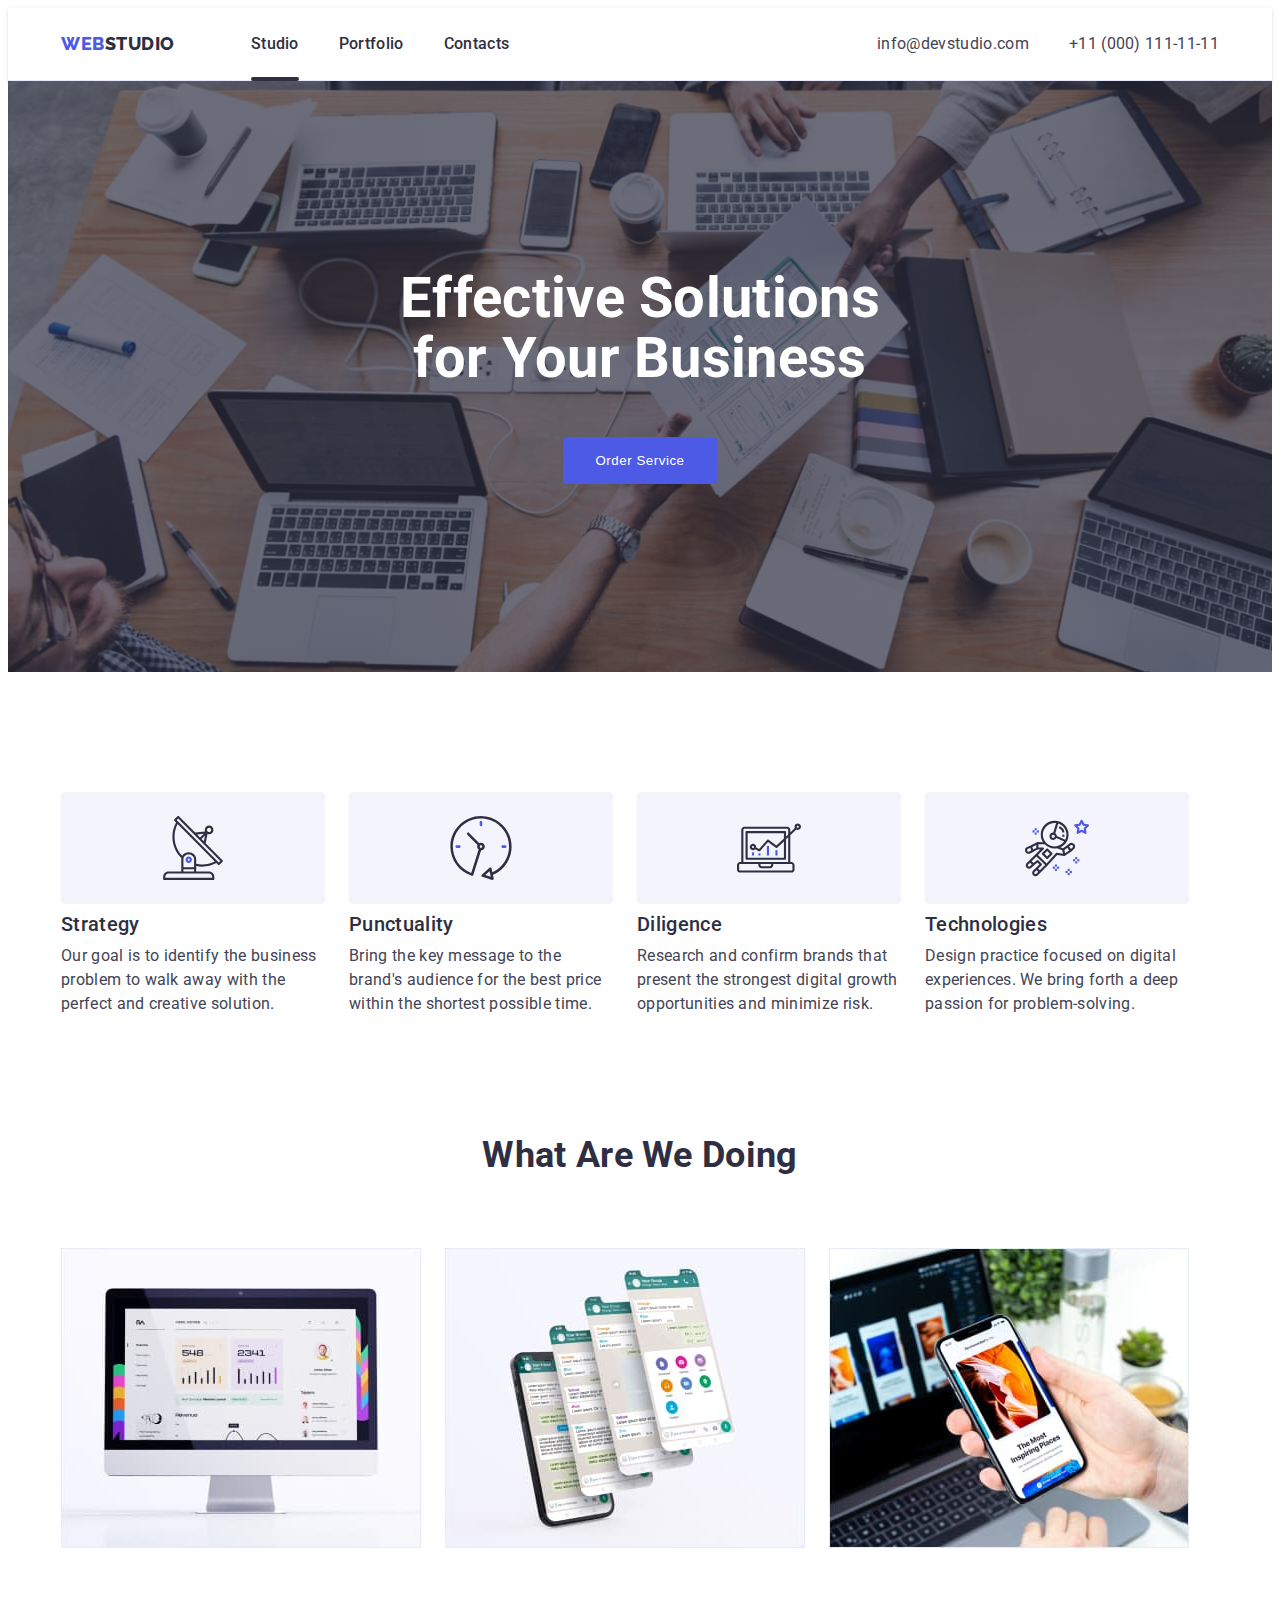
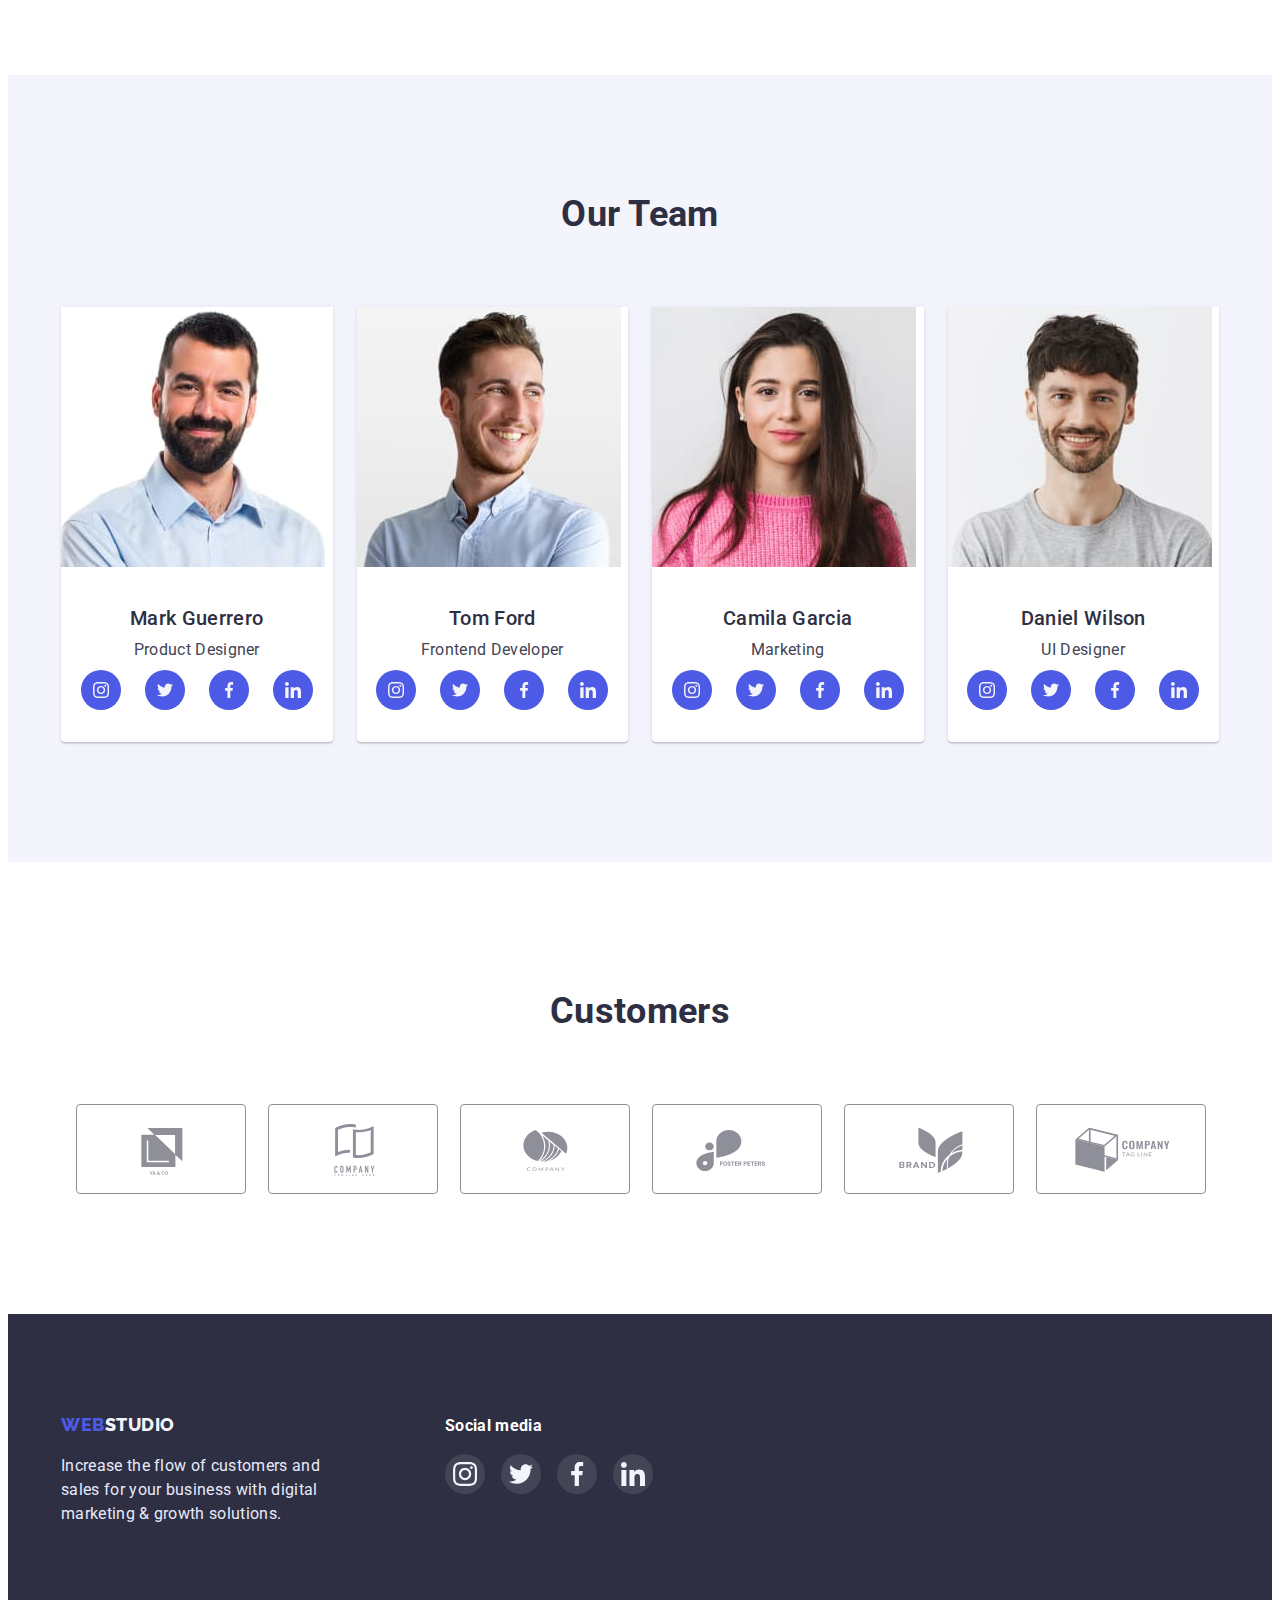
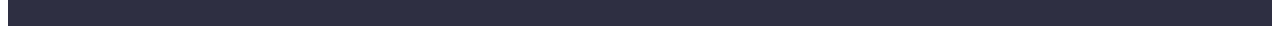
<file: index.html>
<!DOCTYPE html>
<html lang="en">
  <head>
    <meta charset="UTF-8" />
    <meta http-equiv="X-UA-Compatible" content="IE=edge" />
    <meta name="viewport" content="width=device-width, initial-scale=1.0" />
    <title>Effective Solutions for Your Business</title>

    <!-- Font-family -->

    <link rel="preconnect" href="https://fonts.googleapis.com" />
    <link rel="preconnect" href="https://fonts.gstatic.com" crossorigin />
    <link
      href="https://fonts.googleapis.com/css2?family=Raleway:wght@800&family=Roboto:wght@400;500;700;900&display=swap"
      rel="stylesheet"
    />

    <!-- Styles -->

    <link
      rel="stylesheet"
      href="https://cdnjs.cloudflare.com/ajax/libs/modern-normalize/1.1.0/modern-normalize.min.css"
      integrity="sha512-wpPYUAdjBVSE4KJnH1VR1HeZfpl1ub8YT/NKx4PuQ5NmX2tKuGu6U/JRp5y+Y8XG2tV+wKQpNHVUX03MfMFn9Q=="
      crossorigin="anonymous"
      referrerpolicy="no-referrer"
    />

    <link rel="stylesheet" href="./css/styles.css" />
  </head>
  <body>
    <header class="header">
      <div class="container">
        <div class="header-container">
          <!-- Navigation -->

          <nav class="header-nav">
            <a class="logo" href="./index.html"
              ><span class="accent">Web</span>Studio</a
            >
            <ul class="nav-list header-menu">
              <li class="nav-item">
                <a class="nav-link current" href="./index.html">Studio</a>
              </li>
              <li class="nav-item">
                <a class="nav-link" href="./portfolio.html">Portfolio</a>
              </li>
              <li class="nav-item">
                <a class="nav-link" href="#">Contacts</a>
              </li>
            </ul>
          </nav>

          <!-- Address -->

          <address>
            <ul class="address-list header-address">
              <li class="address-item">
                <a class="address-link" href="mailto:info@devstudio.com"
                  >info@devstudio.com</a
                >
              </li>
              <li class="address-item">
                <a class="address-link" href="tel:+110001111111"
                  >+11 (000) 111-11-11</a
                >
              </li>
            </ul>
          </address>
        </div>
      </div>
    </header>

    <main>
      <!-- Hero -->

      <section class="hero">
        <div class="container">
          <h1 class="hero-title">Effective Solutions for Your Business</h1>
          <button class="hero-button" type="button" data-modal-open>
            <span class="hero-button-text">Order Service</span>
          </button>
        </div>
      </section>

      <!-- Features -->

      <section class="section-features">
        <div class="container">
          <h2 hidden class="section-title">features</h2>
          <ul class="features-list">
            <li class="features-item">
              <div class="features-box">
                <svg class="features-svg">
                  <use href="./images/icons.svg#icon-antenna"></use>
                </svg>
              </div>
              <h3 class="section-subtitle">Strategy</h3>
              <p class="section-text">
                Our goal is to identify the business problem to walk away with
                the perfect and creative solution.
              </p>
            </li>
            <li class="features-item">
              <div class="features-box">
                <svg class="features-svg">
                  <use href="./images/icons.svg#icon-clock"></use>
                </svg>
              </div>
              <h3 class="section-subtitle">Punctuality</h3>
              <p class="section-text">
                Bring the key message to the brand's audience for the best price
                within the shortest possible time.
              </p>
            </li>
            <li class="features-item">
              <div class="features-box">
                <svg class="features-svg">
                  <use href="./images/icons.svg#icon-diagram"></use>
                </svg>
              </div>
              <h3 class="section-subtitle">Diligence</h3>
              <p class="section-text">
                Research and confirm brands that present the strongest digital
                growth opportunities and minimize risk.
              </p>
            </li>
            <li class="features-item">
              <div class="features-box">
                <svg class="features-svg">
                  <use href="./images/icons.svg#icon-astronaut"></use>
                </svg>
              </div>
              <h3 class="section-subtitle">Technologies</h3>
              <p class="section-text">
                Design practice focused on digital experiences. We bring forth a
                deep passion for problem-solving.
              </p>
            </li>
          </ul>
        </div>
      </section>

      <!-- Execution -->

      <section class="section">
        <div class="container">
          <h2 class="section-title">What are we doing</h2>
          <ul class="execution-list">
            <li class="execution-item">
              <img
                class="execution-img"
                src="./images/monitor.jpg"
                alt="Design for viewing from the monitor"
                width="360"
                height="300"
              />
            </li>
            <li class="execution-item">
              <img
                class="execution-img"
                src="./images/messenger-design.jpg"
                alt="Messenger design"
                width="360"
                height="300"
              />
            </li>
            <li class="execution-item">
              <img
                class="execution-img"
                src="./images/telephone.jpg"
                alt="Phone View Design"
                width="360"
                height="300"
              />
            </li>
          </ul>
        </div>
      </section>

      <!-- Team -->

      <section class="section team">
        <div class="container">
          <h2 class="section-title">Our Team</h2>
          <ul class="team-list">
            <li class="team-item">
              <img
                class="team-img"
                src="./images/product-designer.jpg"
                alt="product designer"
                width="264"
                height="260"
              />
              <div class="employee">
                <h3 class="section-subtitle">Mark Guerrero</h3>
                <p class="team-text">Product Designer</p>
                <ul class="socials-list">
                  <li class="socials-item">
                    <a class="socials-link" href="#">
                      <svg class="socials-icon">
                        <use href="./images/icons.svg#icon-instagram"></use>
                      </svg>
                    </a>
                  </li>
                  <li class="socials-item">
                    <a class="socials-link" href="#">
                      <svg class="socials-icon">
                        <use href="./images/icons.svg#icon-twitter"></use>
                      </svg>
                    </a>
                  </li>
                  <li class="socials-item">
                    <a class="socials-link" href="#">
                      <svg class="socials-icon">
                        <use href="./images/icons.svg#icon-facebook"></use>
                      </svg>
                    </a>
                  </li>
                  <li class="socials-item">
                    <a class="socials-link" href="#">
                      <svg class="socials-icon">
                        <use href="./images/icons.svg#icon-linkedin"></use>
                      </svg>
                    </a>
                  </li>
                </ul>
              </div>
            </li>
            <li class="team-item">
              <img
                class="team-img"
                src="./images/frontend-developer.jpg"
                alt="frontend developer"
                width="264"
                height="260"
              />
              <div class="employee">
                <h3 class="section-subtitle">Tom Ford</h3>
                <p class="team-text">Frontend Developer</p>
                <ul class="socials-list">
                  <li class="socials-item">
                    <a class="socials-link" href="#">
                      <svg class="socials-icon">
                        <use href="./images/icons.svg#icon-instagram"></use>
                      </svg>
                    </a>
                  </li>
                  <li class="socials-item">
                    <a class="socials-link" href="#">
                      <svg class="socials-icon">
                        <use href="./images/icons.svg#icon-twitter"></use>
                      </svg>
                    </a>
                  </li>
                  <li class="socials-item">
                    <a class="socials-link" href="#">
                      <svg class="socials-icon">
                        <use href="./images/icons.svg#icon-facebook"></use>
                      </svg>
                    </a>
                  </li>
                  <li class="socials-item">
                    <a class="socials-link" href="#">
                      <svg class="socials-icon">
                        <use href="./images/icons.svg#icon-linkedin"></use>
                      </svg>
                    </a>
                  </li>
                </ul>
              </div>
            </li>
            <li class="team-item">
              <img
                class="team-img"
                src="./images/marketing.jpg"
                alt="marketing"
                width="264"
                height="260"
              />
              <div class="employee">
                <h3 class="section-subtitle">Camila Garcia</h3>
                <p class="team-text">Marketing</p>
                <ul class="socials-list">
                  <li class="socials-item">
                    <a class="socials-link" href="#">
                      <svg class="socials-icon">
                        <use href="./images/icons.svg#icon-instagram"></use>
                      </svg>
                    </a>
                  </li>
                  <li class="socials-item">
                    <a class="socials-link" href="#">
                      <svg class="socials-icon">
                        <use href="./images/icons.svg#icon-twitter"></use>
                      </svg>
                    </a>
                  </li>
                  <li class="socials-item">
                    <a class="socials-link" href="#">
                      <svg class="socials-icon">
                        <use href="./images/icons.svg#icon-facebook"></use>
                      </svg>
                    </a>
                  </li>
                  <li class="socials-item">
                    <a class="socials-link" href="#">
                      <svg class="socials-icon">
                        <use href="./images/icons.svg#icon-linkedin"></use>
                      </svg>
                    </a>
                  </li>
                </ul>
              </div>
            </li>
            <li class="team-item">
              <img
                class="team-img"
                src="./images/ui-designer.jpg"
                alt="ui designer"
                width="264"
                height="260"
              />
              <div class="employee">
                <h3 class="section-subtitle">Daniel Wilson</h3>
                <p class="team-text">UI Designer</p>
                <ul class="socials-list">
                  <li class="socials-item">
                    <a class="socials-link" href="#">
                      <svg class="socials-icon">
                        <use href="./images/icons.svg#icon-instagram"></use>
                      </svg>
                    </a>
                  </li>
                  <li class="socials-item">
                    <a class="socials-link" href="#">
                      <svg class="socials-icon">
                        <use href="./images/icons.svg#icon-twitter"></use>
                      </svg>
                    </a>
                  </li>
                  <li class="socials-item">
                    <a class="socials-link" href="#">
                      <svg class="socials-icon">
                        <use href="./images/icons.svg#icon-facebook"></use>
                      </svg>
                    </a>
                  </li>
                  <li class="socials-item">
                    <a class="socials-link" href="#">
                      <svg class="socials-icon">
                        <use href="./images/icons.svg#icon-linkedin"></use>
                      </svg>
                    </a>
                  </li>
                </ul>
              </div>
            </li>
          </ul>
        </div>
      </section>

      <!-- Customers -->

      <section class="customers">
        <div class="container">
          <h2 class="section-title">Customers</h2>
          <ul class="customers-list">
            <li class="customers-item">
              <a class="costomers-link" href="#">
                <svg class="customers-svg">
                  <use href="./images/icons.svg#icon-logo-1"></use>
                </svg>
              </a>
            </li>
            <li class="customers-item">
              <a class="costomers-link" href="#">
                <svg class="customers-svg">
                  <use href="./images/icons.svg#icon-logo-2"></use>
                </svg>
              </a>
            </li>
            <li class="customers-item">
              <a class="costomers-link" href="#">
                <svg class="customers-svg">
                  <use href="./images/icons.svg#icon-logo-3"></use>
                </svg>
              </a>
            </li>
            <li class="customers-item">
              <a class="costomers-link" href="#">
                <svg class="customers-svg">
                  <use href="./images/icons.svg#icon-logo-4"></use>
                </svg>
              </a>
            </li>
            <li class="customers-item">
              <a class="costomers-link" href="#">
                <svg class="customers-svg">
                  <use href="./images/icons.svg#icon-logo-5"></use>
                </svg>
              </a>
            </li>
            <li class="customers-item">
              <a class="costomers-link" href="#">
                <svg class="customers-svg">
                  <use href="./images/icons.svg#icon-logo-6"></use>
                </svg>
              </a>
            </li>
          </ul>
        </div>
      </section>
    </main>

    <!-- Footer -->

    <footer class="footer">
      <div class="footer-container">
        <div>
          <a class="footer-logo" href="./index.html"
            ><span class="accent">Web</span>Studio</a
          >
          <p class="footer-text">
            Increase the flow of customers and sales for your business with
            digital marketing & growth solutions.
          </p>
        </div>
        <div>
          <h2 class="footer-title">Social media</h2>
          <ul class="footer-socials-list">
            <li class="footer-socials-item">
              <a class="footer-socials-link" href="#">
                <svg class="footer-socials-icon">
                  <use href="./images/icons.svg#icon-instagram"></use>
                </svg>
              </a>
            </li>
            <li class="footer-socials-item">
              <a class="footer-socials-link" href="#">
                <svg class="footer-socials-icon">
                  <use href="./images/icons.svg#icon-twitter"></use>
                </svg>
              </a>
            </li>
            <li class="footer-socials-item">
              <a class="footer-socials-link" href="#">
                <svg class="footer-socials-icon">
                  <use href="./images/icons.svg#icon-facebook"></use>
                </svg>
              </a>
            </li>
            <li class="footer-socials-item">
              <a class="footer-socials-link" href="#">
                <svg class="footer-socials-icon">
                  <use href="./images/icons.svg#icon-linkedin"></use>
                </svg>
              </a>
            </li>
          </ul>
        </div>
      </div>
    </footer>

    <!-- Modal  -->

    <div class="backdrop is-hidden" data-modal>
      <div class="modal">
        <button type="button" class="modal-close" data-modal-close>
          <svg class="modal-close-icon">
            <use href="./images/icons.svg#icon-modal-icon-close"></use>
          </svg>
        </button>
      </div>
    </div>
    <script src="./js/modal.js"></script>
  </body>
</html>
</file>
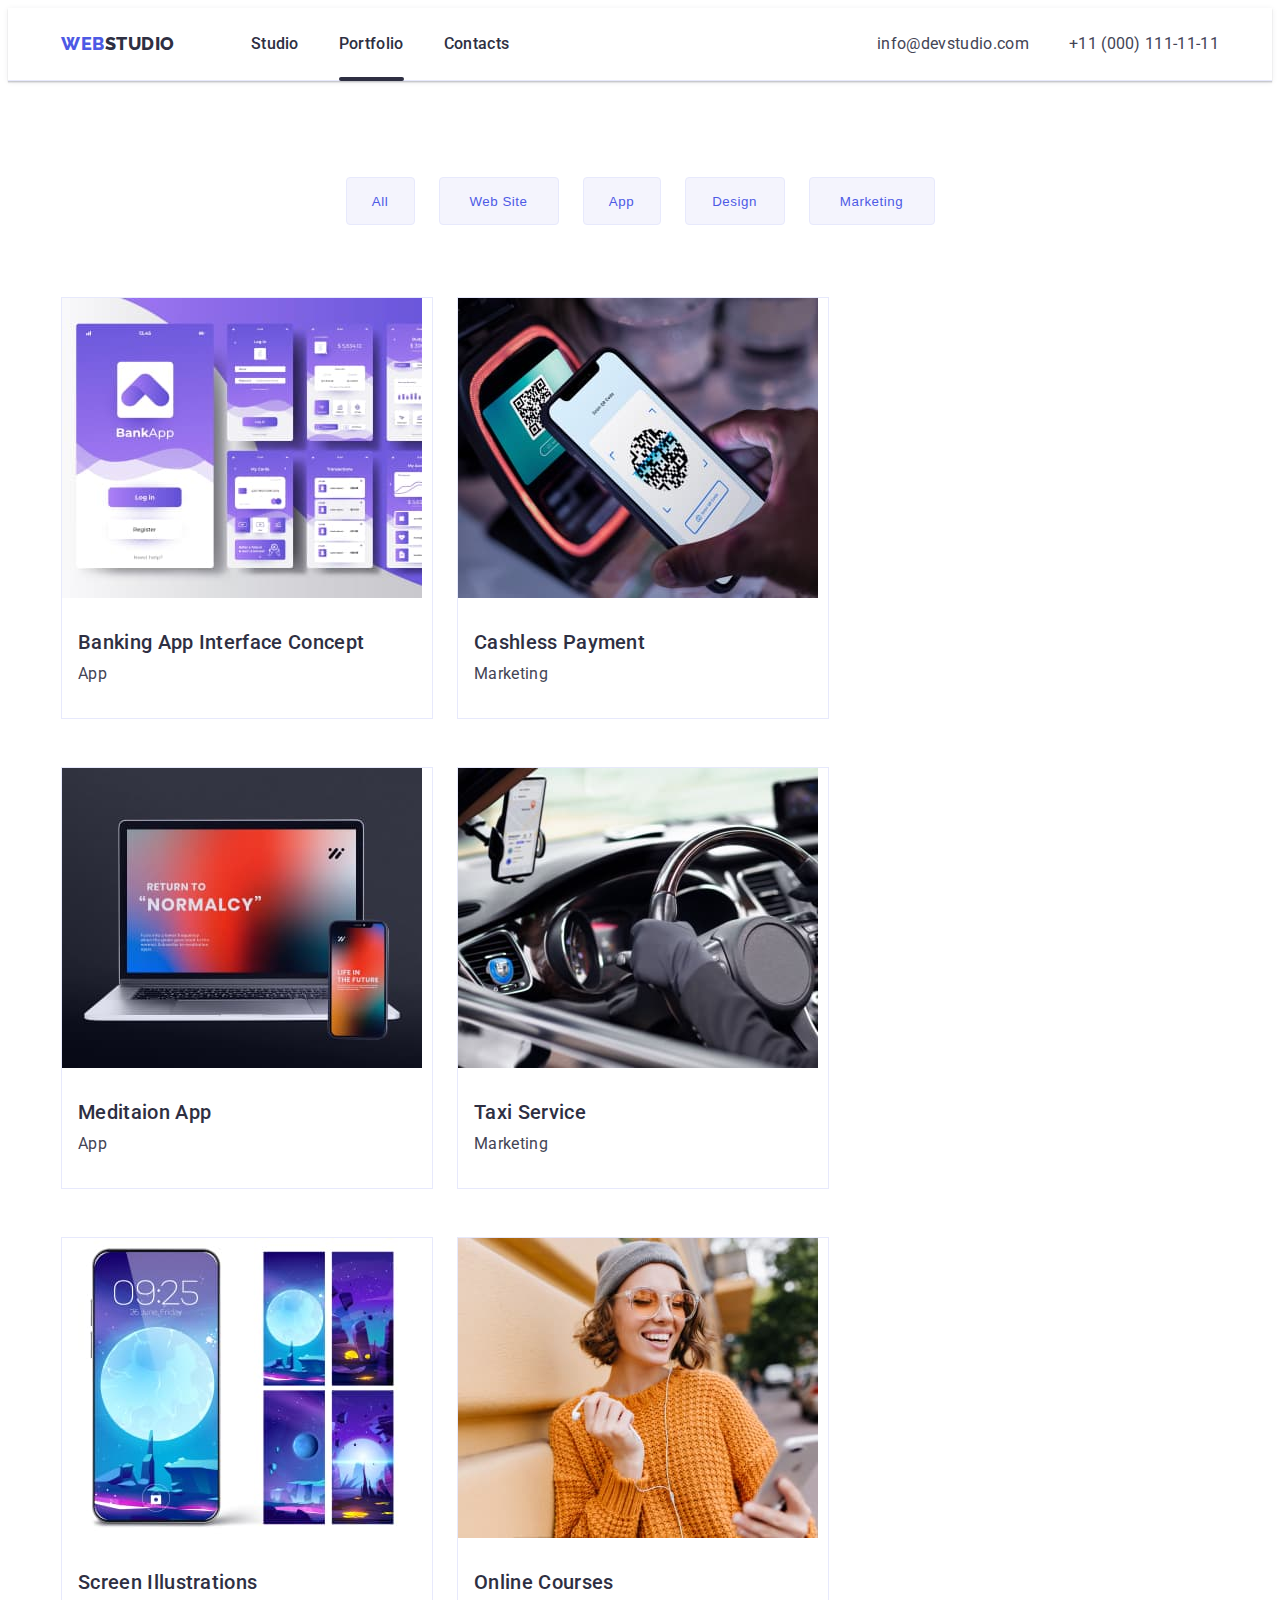
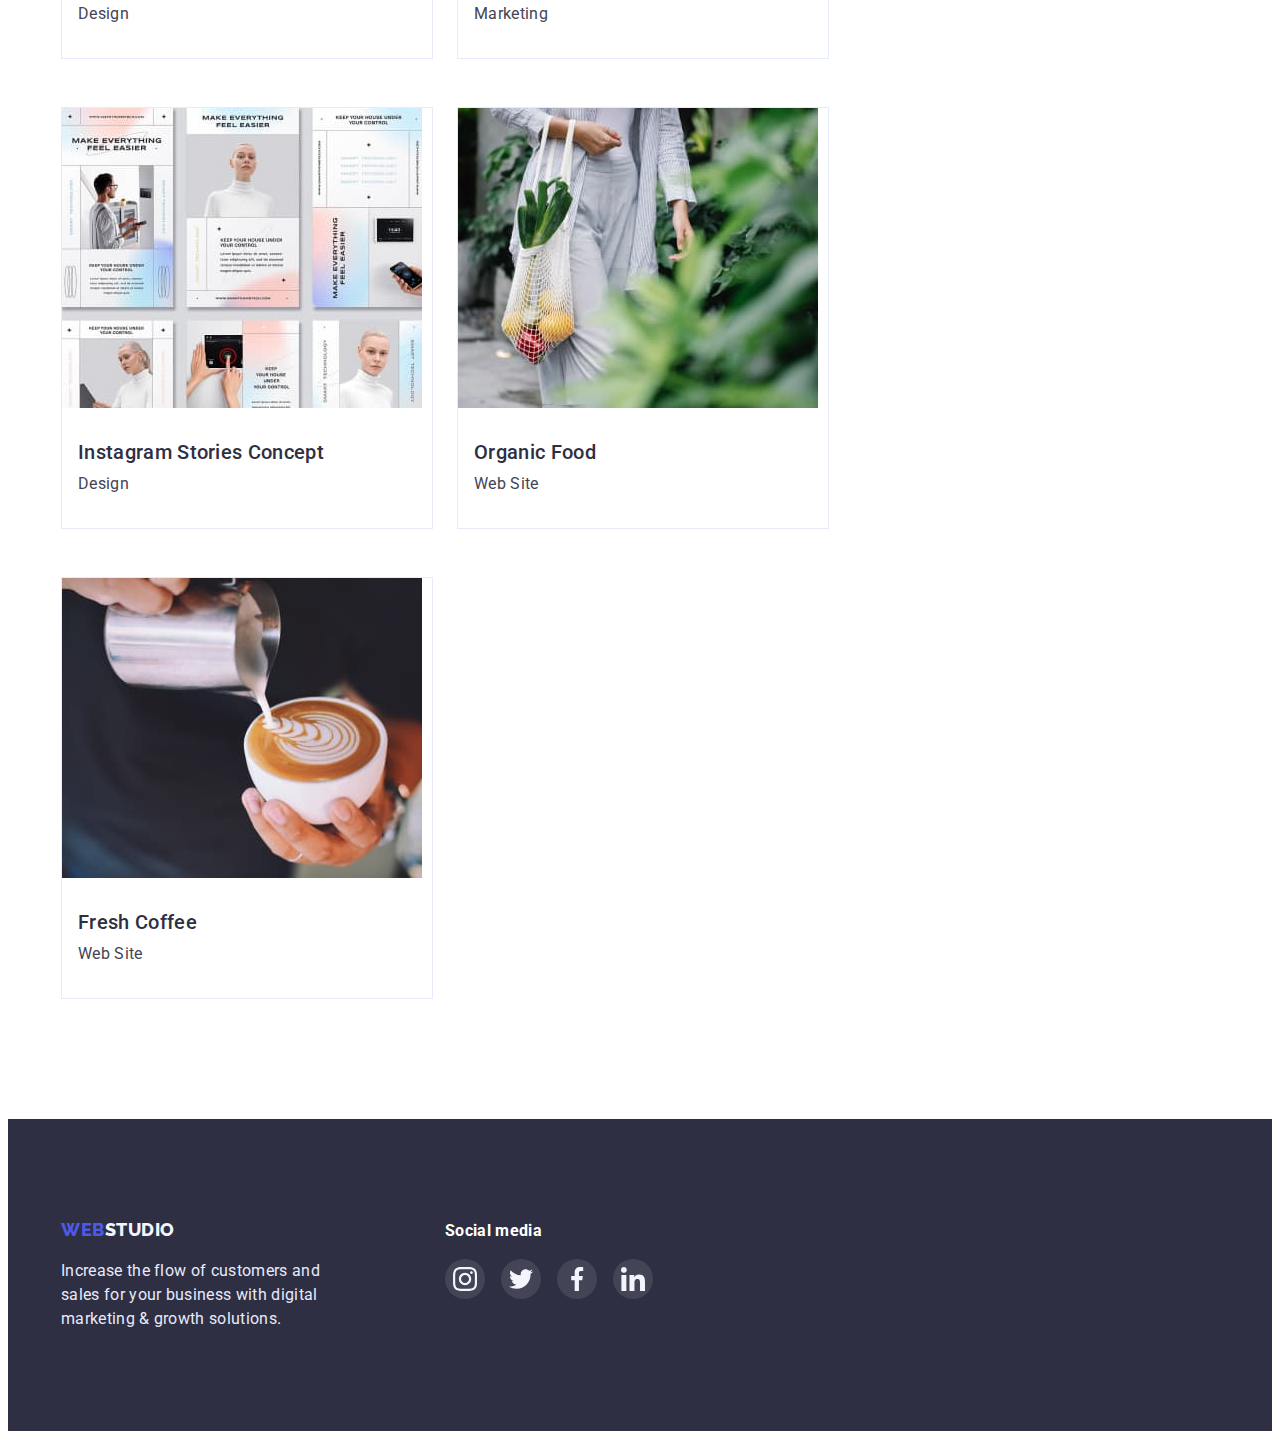
<file: portfolio.html>
<!DOCTYPE html>
<html lang="en">
  <head>
    <meta charset="UTF-8" />
    <meta http-equiv="X-UA-Compatible" content="IE=edge" />
    <meta name="viewport" content="width=device-width, initial-scale=1.0" />
    <title>Portfolio</title>

    <!-- Font family -->

    <link rel="preconnect" href="https://fonts.googleapis.com" />
    <link rel="preconnect" href="https://fonts.gstatic.com" crossorigin />
    <link
      href="https://fonts.googleapis.com/css2?family=Raleway:wght@800&family=Roboto:wght@400;500;700;900&display=swap"
      rel="stylesheet"
    />

    <!-- Styles -->

    <link
      rel="stylesheet"
      href="https://cdnjs.cloudflare.com/ajax/libs/modern-normalize/1.1.0/modern-normalize.min.css"
      integrity="sha512-wpPYUAdjBVSE4KJnH1VR1HeZfpl1ub8YT/NKx4PuQ5NmX2tKuGu6U/JRp5y+Y8XG2tV+wKQpNHVUX03MfMFn9Q=="
      crossorigin="anonymous"
      referrerpolicy="no-referrer"
    />

    <link rel="stylesheet" href="./css/styles.css" />
  </head>
  <body>
    <!-- Navigation -->

    <header class="header">
      <div class="container">
        <div class="header-container">
          <nav class="header-nav">
            <a class="logo" href="./index.html"
              ><span class="accent">Web</span>Studio</a
            >
            <ul class="nav-list header-menu">
              <li class="nav-item">
                <a class="nav-link" href="./index.html">Studio</a>
              </li>
              <li class="nav-item">
                <a class="nav-link current" href="./portfolio.html"
                  >Portfolio</a
                >
              </li>
              <li class="nav-item">
                <a class="nav-link" href="#">Contacts</a>
              </li>
            </ul>
          </nav>

          <!-- Address -->

          <address>
            <ul class="address-list header-address">
              <li class="address-item">
                <a class="address-link" href="mailto:info@devstudio.com"
                  >info@devstudio.com</a
                >
              </li>
              <li class="address-item">
                <a class="address-link" href="tel:+110001111111"
                  >+11 (000) 111-11-11</a
                >
              </li>
            </ul>
          </address>
        </div>
      </div>
    </header>

    <!-- Search -->

    <main>
      <section class="search-portfolio">
        <div class="container">
          <h1 hidden>Design</h1>
          <ul class="search-list">
            <li>
              <button class="search button-all" type="button">All</button>
            </li>
            <li>
              <button class="search button-website" type="button">
                Web Site
              </button>
            </li>
            <li>
              <button class="search button-app" type="button">App</button>
            </li>
            <li>
              <button class="search button-design" type="button">Design</button>
            </li>
            <li>
              <button class="search button-marketing" type="button">
                Marketing
              </button>
            </li>
          </ul>
          <ul class="design-list">
            <li class="design-item">
              <a class="design-link" href="#">
                <div class="design-description-img">
                  <img
                    class="design-img"
                    src="./images/banking-app.jpg"
                    alt="banking app concept with
                  purple pages"
                    width="360"
                    height="300"
                  />
                  <div class="design-description">
                    <p class="design-description-text">
                      14 Stylish and User-Friendly App Design Concepts · Task
                      Manager App · Calorie Tracker App · Exotic Fruit Ecommerce
                      App · Cloud Storage App
                    </p>
                  </div>
                </div>
                <div class="design-examples">
                  <h2 class="design-subtitle">Banking App Interface Concept</h2>
                  <p class="design-text">App</p>
                </div>
              </a>
            </li>
            <li class="design-item">
              <a class="design-link" href="#">
                <div class="design-description-img">
                  <img
                    class="design-img"
                    src="./images/cashless-payment.jpg"
                    alt="person pays by bank transfer"
                    width="360"
                    height="300"
                  />
                  <div class="design-description">
                    <p class="design-description-text">
                      14 Stylish and User-Friendly App Design Concepts · Task
                      Manager App · Calorie Tracker App · Exotic Fruit Ecommerce
                      App · Cloud Storage App
                    </p>
                  </div>
                </div>
                <div class="design-examples">
                  <h2 class="design-subtitle">Cashless Payment</h2>
                  <p class="design-text">Marketing</p>
                </div>
              </a>
            </li>
            <li class="design-item">
              <a class="design-link" href="#">
                <div class="design-description-img">
                  <img
                    class="design-img"
                    src="./images/meditaion-app.jpg"
                    alt="the computer with the inscription on the screen returns to normal phone with a text on the screen life in the future"
                    width="360"
                    height="300"
                  />
                  <div class="design-description">
                    <p class="design-description-text">
                      14 Stylish and User-Friendly App Design Concepts · Task
                      Manager App · Calorie Tracker App · Exotic Fruit Ecommerce
                      App · Cloud Storage App
                    </p>
                  </div>
                </div>
                <div class="design-examples">
                  <h2 class="design-subtitle">Meditaion App</h2>
                  <p class="design-text">App</p>
                </div>
              </a>
            </li>
            <li class="design-item">
              <a class="design-link" href="#">
                <div class="design-description-img">
                  <img
                    class="design-img"
                    src="./images/taxi-service.jpg"
                    alt="a man driving and a phone with a taxi application"
                    width="360"
                    height="300"
                  />
                  <div class="design-description">
                    <p class="design-description-text">
                      14 Stylish and User-Friendly App Design Concepts · Task
                      Manager App · Calorie Tracker App · Exotic Fruit Ecommerce
                      App · Cloud Storage App
                    </p>
                  </div>
                </div>
                <div class="design-examples">
                  <h2 class="design-subtitle">Taxi Service</h2>
                  <p class="design-text">Marketing</p>
                </div>
              </a>
            </li>
            <li class="design-item">
              <a class="design-link" href="#">
                <div class="design-description-img">
                  <img
                    class="design-img"
                    src="./images/screen-illustrations.jpg"
                    alt="four planet screen illustrations"
                    width="360"
                    height="300"
                  />
                  <div class="design-description">
                    <p class="design-description-text">
                      14 Stylish and User-Friendly App Design Concepts · Task
                      Manager App · Calorie Tracker App · Exotic Fruit Ecommerce
                      App · Cloud Storage App
                    </p>
                  </div>
                </div>
                <div class="design-examples">
                  <h2 class="design-subtitle">Screen Illustrations</h2>
                  <p class="design-text">Design</p>
                </div>
              </a>
            </li>
            <li class="design-item">
              <a class="design-link" href="#">
                <div class="design-description-img">
                  <img
                    class="design-img"
                    src="./images/online-courses.jpg"
                    alt="a girl in an orange sweater and glasses and a gray hat smiles while looking at the phone"
                    width="360"
                    height="300"
                  />
                  <div class="design-description">
                    <p class="design-description-text">
                      14 Stylish and User-Friendly App Design Concepts · Task
                      Manager App · Calorie Tracker App · Exotic Fruit Ecommerce
                      App · Cloud Storage App
                    </p>
                  </div>
                </div>
                <div class="design-examples">
                  <h2 class="design-subtitle">Online Courses</h2>
                  <p class="design-text">Marketing</p>
                </div>
              </a>
            </li>
            <li class="design-item">
              <a class="design-link" href="#">
                <div class="design-description-img">
                  <img
                    class="design-img"
                    src="./images/instagram-stories-concept.jpg"
                    alt="six types of instagram stories concept"
                    width="360"
                    height="300"
                  />
                  <div class="design-description">
                    <p class="design-description-text">
                      14 Stylish and User-Friendly App Design Concepts · Task
                      Manager App · Calorie Tracker App · Exotic Fruit Ecommerce
                      App · Cloud Storage App
                    </p>
                  </div>
                </div>
                <div class="design-examples">
                  <h2 class="design-subtitle">Instagram Stories Concept</h2>
                  <p class="design-text">Design</p>
                </div>
              </a>
            </li>
            <li class="design-item">
              <a class="design-link" href="#">
                <div class="design-description-img">
                  <img
                    class="design-img"
                    src="./images/organic-food.jpg"
                    alt="a girl in classic gray pants and a long shirt carries fruits and vegetables in a shopping bag"
                    width="360"
                    height="300"
                  />
                  <div class="design-description">
                    <p class="design-description-text">
                      14 Stylish and User-Friendly App Design Concepts · Task
                      Manager App · Calorie Tracker App · Exotic Fruit Ecommerce
                      App · Cloud Storage App
                    </p>
                  </div>
                </div>
                <div class="design-examples">
                  <h2 class="design-subtitle">Organic Food</h2>
                  <p class="design-text">Web Site</p>
                </div>
              </a>
            </li>
            <li class="design-item">
              <a class="design-link" href="#">
                <div class="design-description-img">
                  <img
                    class="design-img"
                    src="./images/fresh-coffee.jpg"
                    alt="barista draws a spikelet on coffee"
                    width="360"
                    height="300"
                  />
                  <div class="design-description">
                    <p class="design-description-text">
                      14 Stylish and User-Friendly App Design Concepts · Task
                      Manager App · Calorie Tracker App · Exotic Fruit Ecommerce
                      App · Cloud Storage App
                    </p>
                  </div>
                </div>
                <div class="design-examples">
                  <h2 class="design-subtitle">Fresh Coffee</h2>
                  <p class="design-text">Web Site</p>
                </div>
              </a>
            </li>
          </ul>
        </div>
      </section>
    </main>

    <!-- Footer -->

    <footer class="footer">
      <div class="footer-container">
        <div>
          <a class="footer-logo" href="./index.html"
            ><span class="accent">Web</span>Studio</a
          >
          <p class="footer-text">
            Increase the flow of customers and sales for your business with
            digital marketing & growth solutions.
          </p>
        </div>
        <div>
          <h2 class="footer-title">Social media</h2>
          <ul class="footer-socials-list">
            <li class="footer-socials-item">
              <a class="footer-socials-link" href="#">
                <svg class="footer-socials-icon">
                  <use href="./images/icons.svg#icon-instagram"></use>
                </svg>
              </a>
            </li>
            <li class="footer-socials-item">
              <a class="footer-socials-link" href="#">
                <svg class="footer-socials-icon">
                  <use href="./images/icons.svg#icon-twitter"></use>
                </svg>
              </a>
            </li>
            <li class="footer-socials-item">
              <a class="footer-socials-link" href="#">
                <svg class="footer-socials-icon">
                  <use href="./images/icons.svg#icon-facebook"></use>
                </svg>
              </a>
            </li>
            <li class="footer-socials-item">
              <a class="footer-socials-link" href="#">
                <svg class="footer-socials-icon">
                  <use href="./images/icons.svg#icon-linkedin"></use>
                </svg>
              </a>
            </li>
          </ul>
        </div>
      </div>
    </footer>
  </body>
</html>
</file>
<file: css/styles.css>
:root {
    --color-main: #2E2F42;
    --color-secondary: #434455;
    --color-accent: #4D5AE5;
    --color-link-active: #404BBF;
    --color-footer-link-active: #31D0AA;
    --color-main-bg: #FFFFFF;
    --leter-spacing-logo: 0.03em;
    --leter-spacing-button: 0.04em;
    --font-main: 'Roboto', sans-serif;
}



/* Base */

body {
    font-family: var(--font-main);
    font-size: 16px;
    line-height: 1.5;
    color: var(--color-main);
    background-color: var(--color-main-bg);
    letter-spacing: 0.02em;
}

ul {
    margin: 0;
    padding: 0;
    list-style-type: none;
}

p,
h1,
h2,
h3,
h4,
h5,
h6 {
    margin: 0;
}

.section {
    padding: 120px 0;
}

.section-features {
    padding: 120px 0 0 0;
}

.container {
    max-width: 1158px;
    margin: 0 auto;
    padding: 0 15px;
}



/* Header */

.header {
    border-bottom: 1px solid #E7E9FC;
    box-shadow: 0px 2px 1px rgba(46, 47, 66, 0.08), 0px 1px 1px rgba(46, 47, 66, 0.16), 0px 1px 6px rgba(46, 47, 66, 0.08);
    padding: 24px 0;
}

.header-container {
    display: flex;
    align-items: center;
    gap: 40px;
}

.header-nav {
    display: flex;
    align-items: center;
    flex-grow: 1;
}

.header-menu {
    display: flex;
    gap: 40px;
}

.header-address {
    display: flex;
    align-items: center;
    gap: 40px;
}

/* Navigation */

.logo {
    font-family: 'Raleway', sans-serif;
    font-weight: 800;
    font-size: 18px;
    line-height: 1.33;
    color: var(--color-main);
    text-decoration: none;
    text-transform: uppercase;
    letter-spacing: var(--leter-spacing-logo);
    margin-right: 76px;
}

.accent {
    color: var(--color-accent);
}

.nav-link {
    padding: 24px 0;
    color: var(--color-main);
    font-weight: 500;
    text-decoration: none;
    position: relative;
    transition-property: background-color;
    transition-duration: 250ms;
    transition-timing-function: cubic-bezier(0.4, 0, 0.2, 1);
}

.current {
    position: relative;
}

.current::after {
    bottom: -4px;
    width: 100%;
    height: 4px;
    background-color: currentColor;
    content: '';
    display: block;
    border-radius: 2px;
    transition: opacity 250ms;
    position: absolute;
}



.nav-link:active {
    color: var(--color-link-active);
}

.nav-link:hover,
.nav-link:focus {
    color: var(--color-link-active);
}



/* Address */

.address-link {
    color: var(--color-secondary);
    text-decoration: none;
    font-style: normal;
    transition-property: background-color;
    transition-duration: 250ms;
    transition-timing-function: cubic-bezier(0.4, 0, 0.2, 1);
}

.address-link:active {
    color: var(--color-link-active);
}

.address-link:hover,
.address-link:focus {
    color: var(--color-link-active);
}



/* Hero */

.hero {
    background-color: var(--color-main);
    padding: 188px 0;
    background-image: linear-gradient(rgba(46, 47, 66, 0.7),
            rgba(46, 47, 66, 0.7)), url(../images/people-office.jpg);
    background-repeat: no-repeat;
    background-size: cover;
    max-width: 1440px;
    margin: 0 auto;

}

.hero-title {
    font-size: 56px;
    line-height: 1.07;
    color: var(--color-main-bg);
    margin-bottom: 48px;
    text-align: center;
    width: 496px;
    margin-left: auto;
    margin-right: auto;
}

.hero-button {
    background: var(--color-accent);
    border: none;
    border-radius: 4px;
    padding: 16px 32px;
    cursor: pointer;
    letter-spacing: var(--leter-spacing-button);
    margin: 0 auto;
    display: block;
    transition-property: background-color;
    transition-duration: 250ms;
    transition-timing-function: cubic-bezier(0.4, 0, 0.2, 1);
}

.hero-button:hover,
.hero-button:focus {
    background-color: var(--color-link-active);
}

.hero-button-text {
    font-weight: 500;
    color: var(--color-main-bg);
}



/* Features, Execution, Team, Customers */

.execution-list {
    display: flex;
    gap: 24px;
}

.execution-item {
    flex-basis: calc((100% - 48) / 3);
}

.section-title {
    font-size: 36px;
    line-height: 1.11;
    text-transform: capitalize;
    margin-bottom: 72px;
    text-align: center;
}

.section-subtitle {
    font-weight: 500;
    font-size: 20px;
    line-height: 1.2;
    margin-bottom: 8px;
}

.features-list {
    display: flex;
    gap: 24px;
}

.features-item {
    width: 264px;
}

.section-text {
    color: var(--color-secondary);

}

.features-box {
    display: flex;
    background-color: #F4F4FD;
    width: 264px;
    height: 112px;
    align-items: center;
    justify-content: center;
    margin-bottom: 8px;
    border-radius: 4px;
}

.features-svg {
    width: 64px;
    height: 64px;
}

.team {
    background-color: #F4F4FD;
}

.team-list {
    display: flex;
    gap: 24px;
}

.team-item {
    flex-basis: calc((100% - 48px) / 4);
    background-color: var(--color-main-bg);
    box-shadow: 0px 1px 6px rgba(46, 47, 66, 0.08), 0px 1px 1px rgba(46, 47, 66, 0.16), 0px 2px 1px rgba(46, 47, 66, 0.08);
    border-radius: 0px 0px 4px 4px;
}

.employee {
    text-align: center;
    padding: 32px 0;
}

.team-text {
    color: var(--color-secondary);
    margin-bottom: 8px;
}

.customers {
    padding: 130px 0 120px 0;
}

.socials-list {
    display: flex;
    gap: 24px;
    justify-content: center;
}

.socials-item {
    width: 40px;
    height: 40px;
}

.socials-link {
    display: flex;
    align-items: center;
    justify-content: center;
    width: 100%;
    height: 100%;
    background-color: var(--color-accent);
    border-radius: 50%;
    transition-property: background-color;
    transition-duration: 250ms;
    transition-timing-function: cubic-bezier(0.4, 0, 0.2, 1);
}

.socials-link:hover,
.socials-link:focus {
    background-color: var(--color-link-active);
}


.socials-icon {
    width: 16px;
    height: 16px;
    fill: #F4F4FD;
}

.customers-list {
    display: flex;
    gap: 24px;
    justify-content: center;
}

.customers-item {
    width: 168px;
}

.costomers-link {
    border: 1px solid #8E8F99;
    border-radius: 4px;
    text-align: center;
    display: flex;
    justify-content: center;
    width: 100%;
    height: 88px;
    align-items: center;
    fill: #8E8F99;
    transition-property: background-color, border-color;
    transition-duration: 250ms;
    transition-timing-function: cubic-bezier(0.4, 0, 0.2, 1);
}

.costomers-link:hover,
.costomers-link:focus {
    border-color: var(--color-link-active);
    fill: var(--color-link-active);
}

.customers-svg {
    width: 104px;
    height: 56px;
    transition-property: background-color, fill;
    transition-duration: 250ms;
    transition-timing-function: cubic-bezier(0.4, 0, 0.2, 1);
}

.costomers-svg:hover,
.costomers-svg:focus {
    border-color: var(--color-link-active);
    fill: var(--color-link-active);
}



/* Footer */

.footer {
    background-color: var(--color-main);
    padding: 100px 0;
}

.footer-container {
    max-width: 1158px;
    margin: 0 auto;
    padding: 0 15px;
    display: flex;
    gap: 120px;
}

.footer-logo {
    font-family: 'Raleway', sans-serif;
    font-weight: 800;
    font-size: 18px;
    line-height: 1.16;
    color: #F4F4FD;
    text-decoration: none;
    text-transform: uppercase;
    letter-spacing: var(--leter-spacing-logo);
}

.footer-text {
    color: #E7E9FC;
    margin-top: 16px;
    width: 264px;
}

.footer-title {
    color: var(--color-main-bg);
    font-size: 16px;
    padding-bottom: 16px;
}

.footer-socials-list {
    display: flex;
    gap: 16px;
    justify-content: center;
}

.footer-socials-item {
    width: 40px;
    height: 40px;
}

.footer-socials-link {
    display: flex;
    align-items: center;
    justify-content: center;
    width: 100%;
    height: 100%;
    background-color: rgba(255, 255, 255, 0.1);
    border-radius: 50%;
    transition-property: background-color;
    transition-duration: 250ms;
    transition-timing-function: cubic-bezier(0.4, 0, 0.2, 1);
}

.footer-socials-link:hover,
.footer-socials-link:focus {
    background-color: var(--color-footer-link-active);
}

.footer-socials-icon {
    width: 24px;
    height: 24px;
    fill: #F4F4FD;
}



/* Portfolio Page */

/* Search */

.search-portfolio {
    padding: 96px 0 120px 0;
}

.search-list {
    display: flex;
    gap: 24px;
    justify-content: center;
    margin-bottom: 72px;
}

.search {
    padding: 12px 24px;
    background: #F4F4FD;
    border: 1px solid #E7E9FC;
    border-radius: 4px;
    flex: none;
    cursor: pointer;
    color: var(--color-accent);
    letter-spacing: var(--leter-spacing-button);
    margin: 0;
    transition-property: background-color, color, box-shadow, border-radius;
    transition-duration: 250ms;
    transition-timing-function: cubic-bezier(0.4, 0, 0.2, 1);
}

.search:hover,
.search:focus {
    background-color: var(--color-link-active);
    color: var(--color-main-bg);
    box-shadow: 0px 4px 4px rgba(0, 0, 0, 0.15);
    border-radius: 4px;
}

.button-all {
    width: 69px;
    height: 48px;

}

.button-website {
    width: 120px;
    height: 48px;
}

.button-app {
    width: 78px;
    height: 48px;
}

.button-design {
    width: 100px;
    height: 48px;
}

.button-marketing {
    width: 126px;
    height: 48px;
}

.design-subtitle {
    font-weight: 500;
    font-size: 20px;
    line-height: 1.2;
    color: var(--color-main);
    margin-bottom: 8px;
}

.design-text {
    color: var(--color-secondary);
    margin-bottom: 0;
}

.design-list {
    display: flex;
    flex-wrap: wrap;
    row-gap: 48px;
    column-gap: 24px;
}

.design-link {
    text-decoration: none;
    display: block;
    transition-property: box-shadow, border-radius;
    transition-duration: 250ms;
    transition-timing-function: cubic-bezier(0.4, 0, 0.2, 1);
}

.design-link:hover,
.design-link:focus {
    box-shadow: 0px 1px 6px rgba(46, 47, 66, 0.08), 0px 1px 1px rgba(46, 47, 66, 0.16), 0px 2px 1px rgba(46, 47, 66, 0.08);
    border-radius: 0px 0px 4px 4px;
}

.design-item {
    flex-basis: calc((100% - 48px) / 3);
    background-color: var(--color-main-bg);
    border: 1px solid #E7E9FC;
    transition-property: transform;
    transition-duration: 250ms;
    transition-timing-function: cubic-bezier(0.4, 0, 0.2, 1);
}

.design-description-img {
    position: relative;
    overflow: hidden;
}

.design-img {
    max-width: 100%;
    display: block;
    height: auto;
}

.design-examples {
    padding: 32px 16px;
}

.design-description {
    background-color: #4D5AE5;
    position: absolute;
    top: 0;
    left: 0;
    width: 100%;
    height: 100%;
    transform: translateY(100%);
    transition: transform;
    transition-property: transform;
    transition-duration: 250ms;
    transition-timing-function: cubic-bezier(0.4, 0, 0.2, 1);
}

.design-item:hover .design-description {

    transform: translateY(0);
}

.design-description-text {
    margin: 40px 32px 164px;
    padding-top: ;
    width: 296px;
    height: 96px;
    font-family: var(--font-main);
    color: #F4F4FD;
}



/* Modal */

.backdrop {
    position: fixed;
    top: 0;
    left: 0;
    width: 100%;
    height: 100%;
    background-color: rgba(46, 47, 66, 0.4);
    display: flex;
    align-items: center;
    justify-content: center;
    padding: 20px 0;
    transition: opacity 250ms, visibility 250ms, cubic-bezier(0.4, 0, 0.2, 1);
}

.backdrop.is-hidden {
    opacity: 0;
    visibility: hidden;
    pointer-events: none;
}

.modal {
    position: relative;
    overflow: auto;
    width: 100%;
    height: 100%;
    max-width: 408px;
    max-height: 576px;
    background-color: #FCFCFC;
    padding: 20px 0;

}

.modal-close {
    display: flex;
    align-items: center;
    position: absolute;
    top: 24px;
    right: 24px;
    width: 24px;
    height: 24px;
    outline: 0;
    background: #E7E9FC;
    border: 1px solid rgba(0, 0, 0, 0.1);
    border-radius: 24px;
    cursor: pointer;
}

.modal-close:hover,
.modal-close:focus {
    background-color: #404BBF;
}

.modal-close-icon {
    display: block;
    position: absolute;
    transform: translate(-50%, -50%);
    top: 50%;
    left: 50%;
    width: 8px;
    height: 8px;
    fill: #2E2F42;
}

.modal-close-icon:hover,
.modal-close-icon:focus {
    fill: #FFFFFF;
}
</file>
